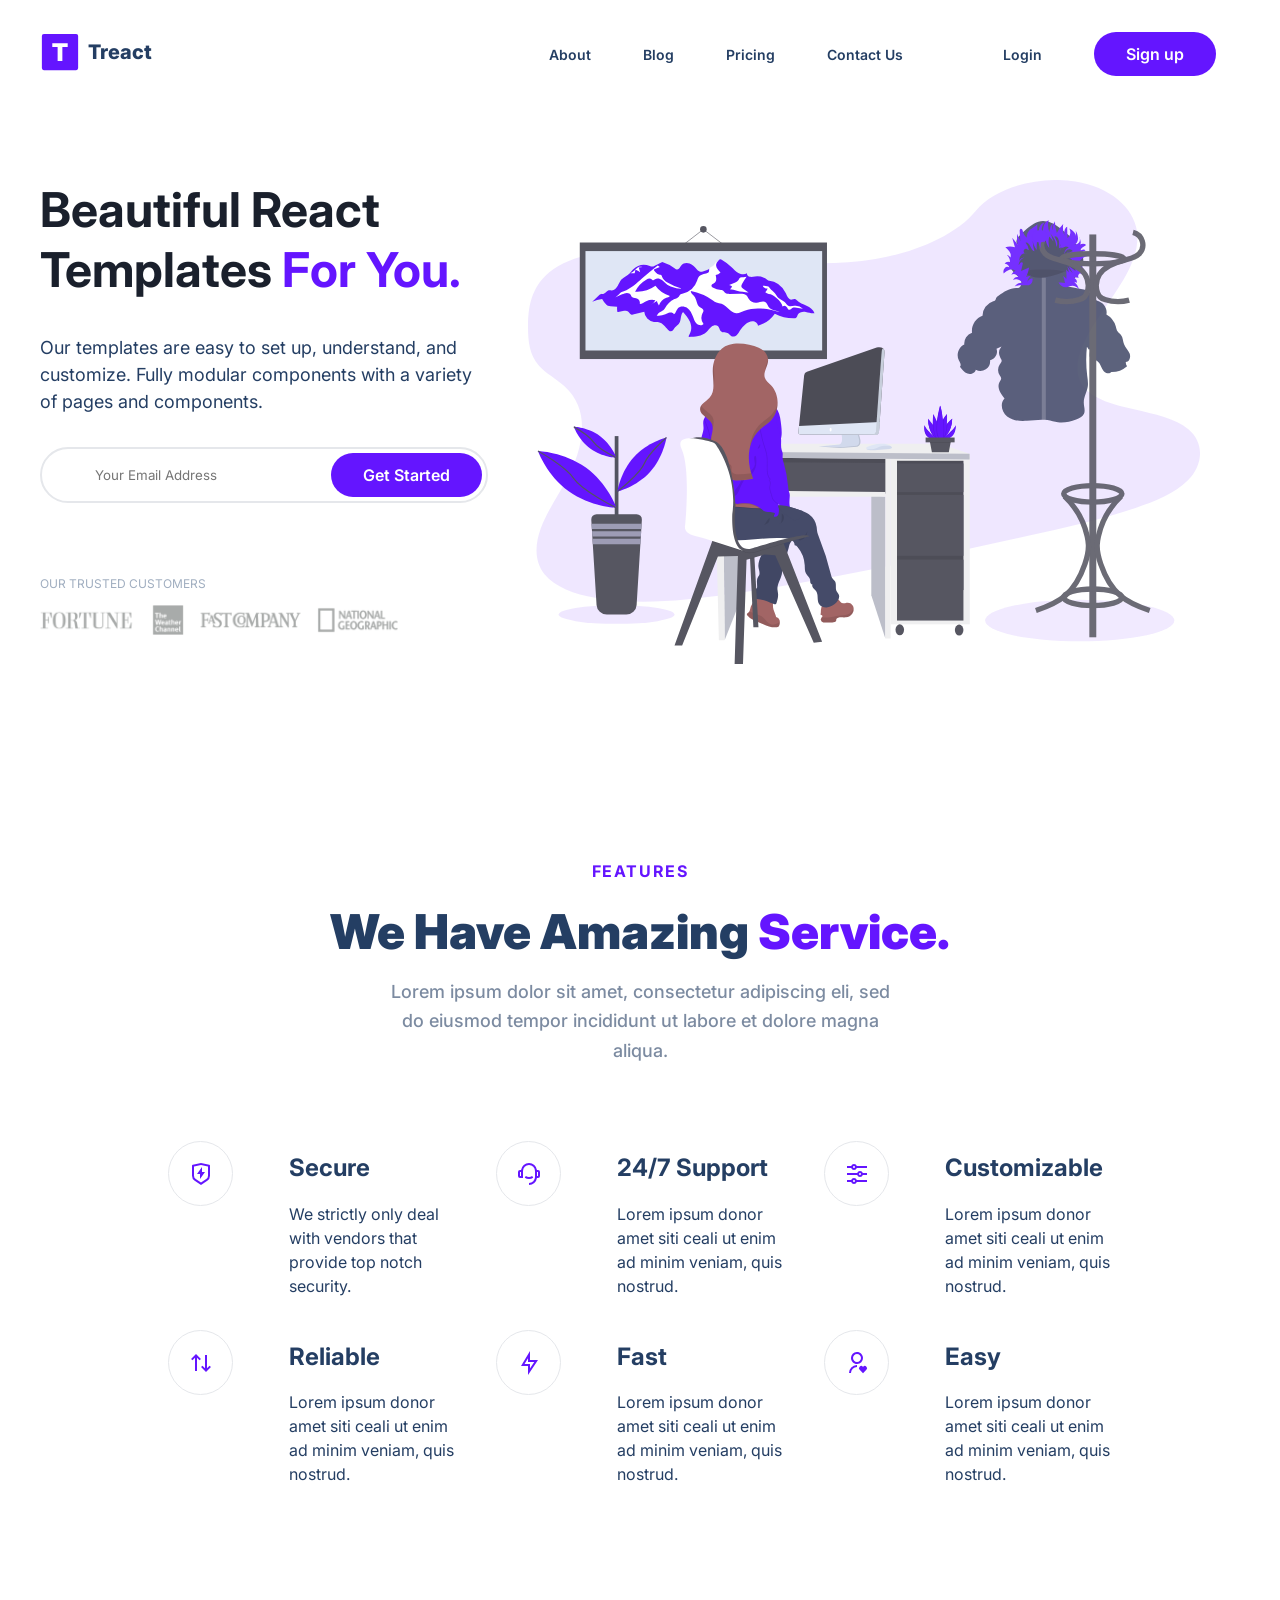
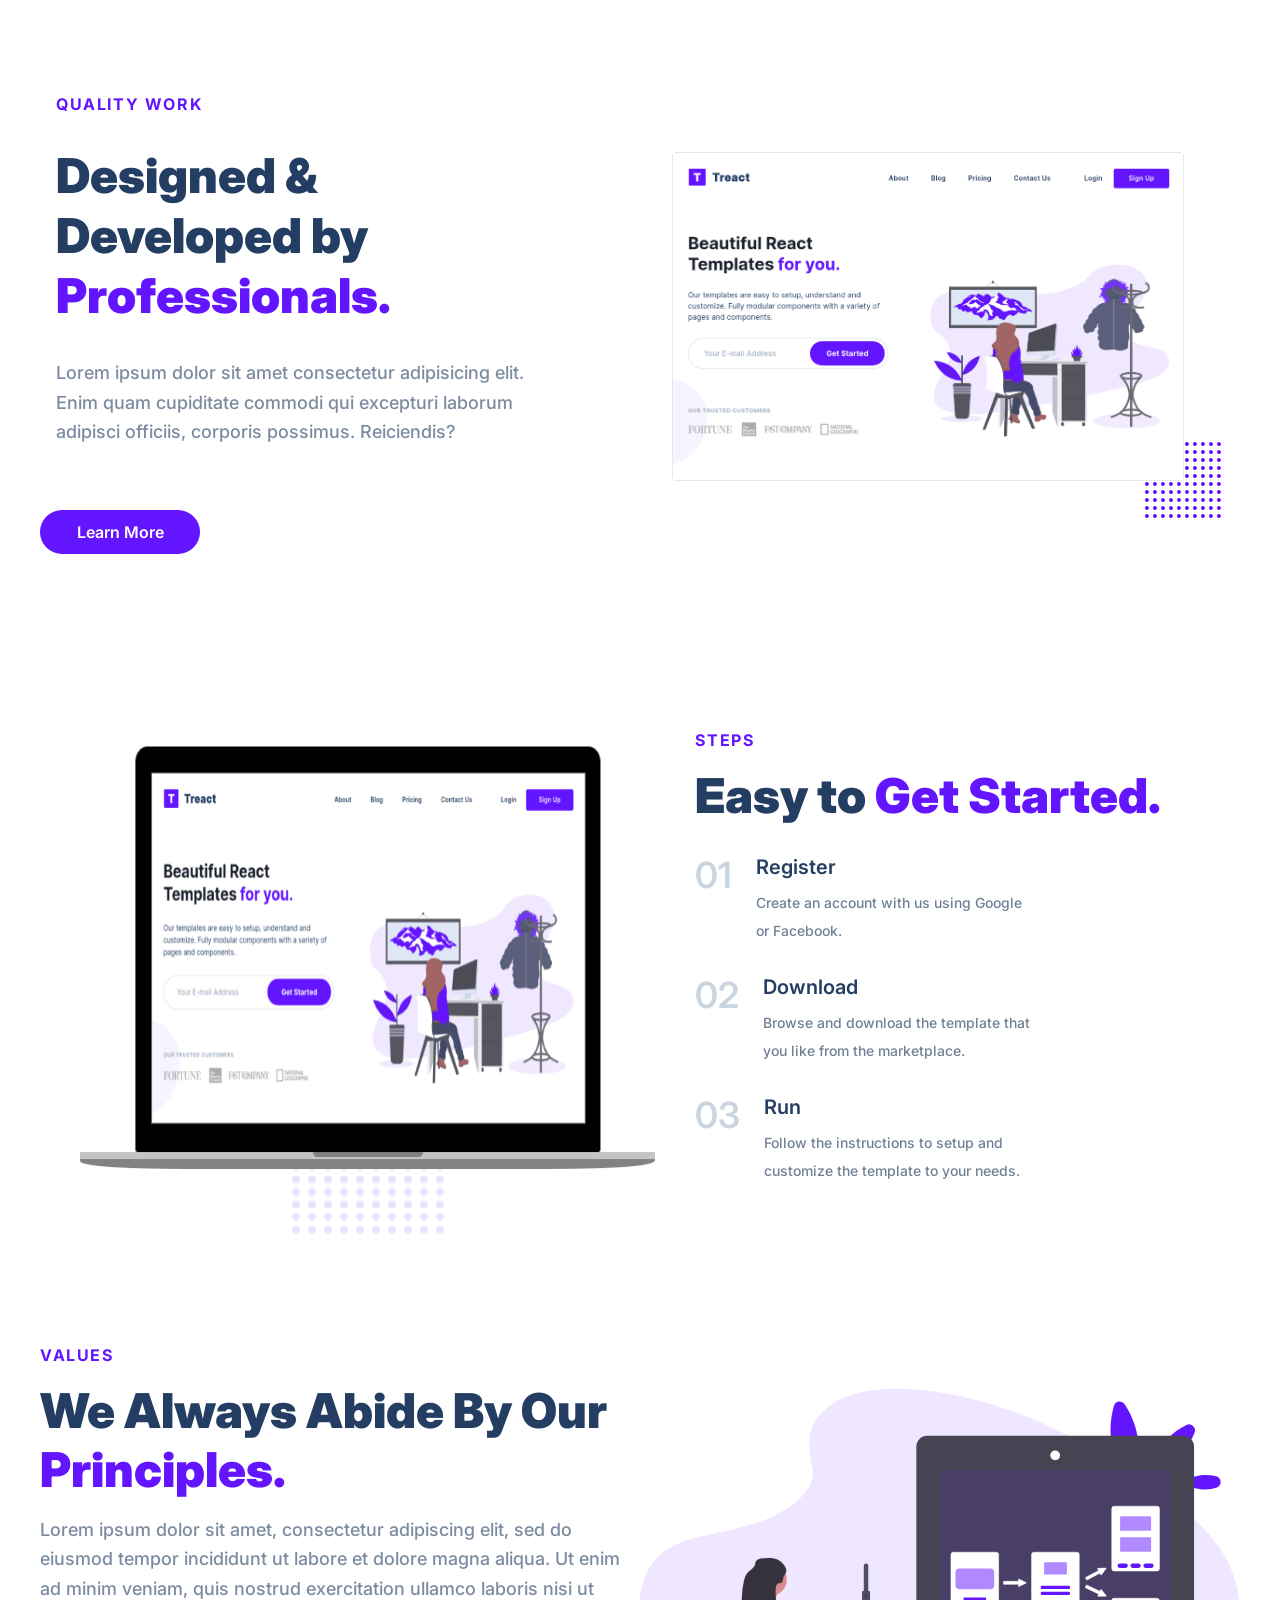
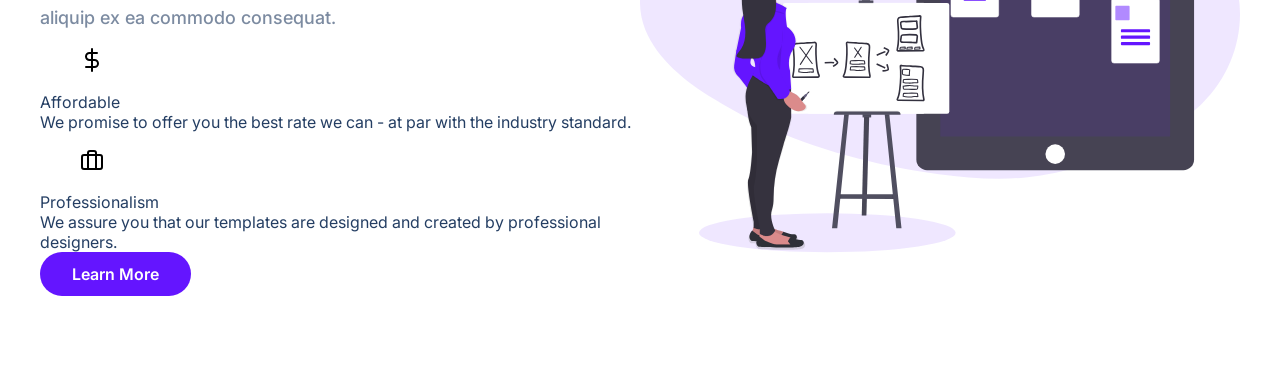
<file: treact template website/index.html>
<!DOCTYPE html>
<html lang="en">
<head>
    <meta charset="UTF-8">
    <meta name="viewport" content="width=device-width, initial-scale=1.0">
    <title>Document</title>
    <link rel="stylesheet" href="styles.css">
    <style>
        @import url('https://fonts.googleapis.com/css2?family=Inter:ital,opsz,wght@0,14..32,100..900;1,14..32,100..900&family=Lato:wght@400;700&family=Roboto:ital,wght@0,100..900;1,100..900&display=swap');
    </style>
</head>
<body>
    <section id="landing">
        <div class="row nav__row">
            <nav>
                <div class="nav__logo--wrapper">
                    <img class="nav__logo--img" src="./assets/logo.2c489fc453a1783cbadacf914efa3df6.svg" alt="LOGO">
                    <div class="nav__logo--title">Treact</div>
                </div>
                <div class="nav__links">
                    <a href="#" class="nav__link">About</a>
                    <a href="#" class="nav__link">Blog</a>
                    <a href="#" class="nav__link">Pricing</a>
                    <a href="#" class="nav__link">Contact Us</a>
                    <a href="#" class="nav__link login">Login</a>
                    <a href="#" class="nav__link nav__link--primary">
                        <button class="btn">Sign up</button>
                    </a>
                </div>
            </nav>
        </div>
        <header>
            <div class="container">
                <div class="row header__row">
                    <div class="header__description">
                        <h1 class="header__description--title section__title">Beautiful React Templates <span class="purple">For You.</span></h1>
                        <p class="header__description--para">Our templates are easy to set up, understand, and customize. Fully modular components with a variety of pages and components.</p>
                        <div class="header__email">
                            <input type="text" class="header__email--input" placeholder="Your Email Address">
                            <button class="btn header__email--btn">
                            Get Started
                            </button>
                        </div>
                        <p class="header__customers--title">OUR TRUSTED CUSTOMERS</p>
                        <img class="header__customers" src="./assets/customers-logo-strip.680ac7c2e8ae28161d2c.png" alt="">
                    </div>
                    <figure class="header__img--wrapper">
                        <img class="header__img" src="./assets/design-illustration-2.6da6a00b20c07c4a9b65d1870679e1b8.svg" alt="">
                    </figure>
                </div>
            </div>
        </header>
    </section>
<main>
    <section id="features">
        <div class="container">
            <div class="row__narrow">
                <div class="features__description">
                    <h4 class="section__tag"><span class="purple">FEATURES</span></h4>
                    <h1 class="features__description--title section__title">We Have Amazing <span class="purple">Service.</span></h1>
                    <p class="features__description--para section__para">
                        Lorem ipsum dolor sit amet, consectetur adipiscing eli, sed do eiusmod tempor incididunt ut labore et dolore magna aliqua.
                    </p>
                </div>
                <div class="features">
                    <div class="feature">
                        <div class="feature__row">
                            <figure class="feature__icon--wrapper">
                                <img class="feature__icon" src="./assets/shield-icon.daefe14b320b14fbd9cbd18908ac93ec.svg" alt="">
                            </figure>
                            <div class="feature__text">
                                <h2 class="feature__title">Secure</h2>
                                <p class="feature__para">We strictly only deal with vendors that provide top notch security.</p>
                            </div>
                        </div>
                    </div>
                    <div class="feature">
                        <div class="feature__row">
                            <figure class="feature__icon--wrapper">
                                <img class="feature__icon" src="./assets/support-icon.f9253ffa8cb6ffde5bbaa05eb5136375.svg" alt="">
                            </figure>
                            <div class="feature__text">
                                <h2 class="feature__title">24/7 Support</h2>
                                <p class="feature__para">Lorem ipsum donor amet siti ceali ut enim ad minim veniam, quis nostrud.</p>
                            </div>
                        </div>
                    </div>
                    <div class="feature">
                        <div class="feature__row">
                            <figure class="feature__icon--wrapper">
                                <img class="feature__icon" src="./assets/customize-icon.367468c90fd796009b97fbfba67b2c6a.svg" alt="">
                            </figure>
                           <div class="feature__text">
                                <h2 class="feature__title">Customizable</h2>
                                <p class="feature__para">Lorem ipsum donor amet siti ceali ut enim ad minim veniam, quis nostrud.</p>
                            </div>
                        </div>
                    </div>
                    <div class="feature">
                        <div class="feature__row">
                            <figure class="feature__icon--wrapper">
                                <img class="feature__icon" src="./assets/reliable-icon.1367510a8f0a1bec76dc425d25f92f43.svg" alt="">
                            </figure>
                            <div class="feature__text">
                                <h2 class="feature__title">Reliable</h2>
                                <p class="feature__para">Lorem ipsum donor amet siti ceali ut enim ad minim veniam, quis nostrud.</p>
                            </div>
                        </div>
                    </div>
                    <div class="feature">
                        <div class="feature__row">
                            <figure class="feature__icon--wrapper">
                                <img class="feature__icon" src="./assets/fast-icon.dbb971a73d4805d2fc3bcdacdb55beba.svg" alt="">
                            </figure>
                            <div class="feature__text">
                                <h2 class="feature__title">Fast</h2>
                                <p class="feature__para">Lorem ipsum donor amet siti ceali ut enim ad minim veniam, quis nostrud.</p>
                            </div>
                        </div>
                    </div>
                    <div class="feature">
                        <div class="feature__row">
                            <figure class="feature__icon--wrapper">
                                <img class="feature__icon" src="./assets/simple-icon.673b7e1750b2a4ef32907fc164828d00.svg" alt="">
                            </figure>
                            <div class="feature__text">
                                <h2 class="feature__title">Easy</h2>
                                <p class="feature__para">Lorem ipsum donor amet siti ceali ut enim ad minim veniam, quis nostrud.</p>
                            </div>
                        </div>
                    </div>
                </div>
            </div>
        </div>
    </section>
    <section id="quality">
        <div class="container">
            <div class="row">
                <div class="quality__description">
                    <div class="quality__tag section__tag"><span class="purple">QUALITY WORK</span></div>
                    <h2 class="quality__description--title section__title">Designed & Developed by <span class="purple">Professionals.</span></h2>
                    <p class="quality__description--para section__para">
                        Lorem ipsum dolor sit amet consectetur adipisicing elit. Enim quam cupiditate commodi qui excepturi laborum adipisci officiis, corporis possimus. Reiciendis?
                    </p>
                    <button class="quality__btn btn">Learn More</button>
                </div>
                <figure class="quality__image--wrapper">
                    <img class="quality__image" src="./assets/hero-screenshot-1.40a097b525c2f8c9808e.png" alt="">
                    <svg class="quality__grid" viewBox="0 0 1280 1280">
                        <path d="M55 33.5C44.5 37 35 47.6 32.8 58.3c-4.3 20.6 16.3 41.2 36.9 36.9 15.5-3.2 27.5-19 26-33.9-1.1-10.5-9-21.3-19-26.2-6.1-2.9-15.5-3.6-21.7-1.6zM183 33.5c-15.1 5-25.3 21.6-22.2 36.2 2.5 11.9 13.6 23 25.4 25.5 19.4 4.1 39.5-14.2 37.5-33.9-1.1-10.5-9-21.3-19-26.2-6.1-2.9-15.5-3.6-21.7-1.6zM311 33.5c-10.5 3.5-20 14.1-22.2 24.8-4.3 20.6 16.3 41.2 36.9 36.9 15.5-3.2 27.5-19 26-33.9-1.1-10.5-9-21.3-19-26.2-6.1-2.9-15.5-3.6-21.7-1.6zM439 33.5c-10.5 3.5-20 14.1-22.2 24.8-4.3 20.6 16.3 41.2 36.9 36.9 15.5-3.2 27.5-19 26-33.9-1.1-10.5-9-21.3-19-26.2-6.1-2.9-15.5-3.6-21.7-1.6zM567 33.5c-10.5 3.5-20 14.1-22.2 24.8-4.3 20.6 16.3 41.2 36.9 36.9 15.5-3.2 27.5-19 26-33.9-1.1-10.5-9-21.3-19-26.2-6.1-2.9-15.5-3.6-21.7-1.6zM695 33.5c-10.5 3.5-20 14.1-22.2 24.8-4.3 20.6 16.3 41.2 36.9 36.9 15.5-3.2 27.5-19 26-33.9-1.1-10.5-9-21.3-19-26.2-6.1-2.9-15.5-3.6-21.7-1.6zM823 33.5c-10.5 3.5-20 14.1-22.2 24.8-4.3 20.6 16.3 41.2 36.9 36.9 15.5-3.2 27.5-19 26-33.9-1.1-10.5-9-21.3-19-26.2-6.1-2.9-15.5-3.6-21.7-1.6zM951 33.5c-10.5 3.5-20 14.1-22.2 24.8-4.3 20.6 16.3 41.2 36.9 36.9 15.5-3.2 27.5-19 26-33.9-1.1-10.5-9-21.3-19-26.2-6.1-2.9-15.5-3.6-21.7-1.6zM1079 33.5c-10.5 3.5-20 14.1-22.2 24.8-2.5 11.7 3.2 24.4 14.2 31.9 10.7 7.4 22.9 7.5 33.7.3 17.7-11.8 20.1-33.8 5.3-48.5-8.5-8.6-20.7-11.9-31-8.5zM1207 33.5c-10.5 3.5-20 14.1-22.2 24.8-2.5 11.7 3.2 24.4 14.2 31.9 10.7 7.4 22.9 7.5 33.7.3 17.7-11.8 20.1-33.8 5.3-48.5-8.5-8.6-20.7-11.9-31-8.5zM55 161.5c-10.5 3.5-20 14.1-22.2 24.8-4.3 20.6 16.3 41.2 36.9 36.9 15.5-3.2 27.5-19 26-33.9-1.1-10.5-9-21.3-19-26.2-6.1-2.9-15.5-3.6-21.7-1.6zM183 161.5c-15.1 5-25.3 21.6-22.2 36.2 2.5 11.9 13.6 23 25.4 25.5 19.4 4.1 39.5-14.2 37.5-33.9-1.1-10.5-9-21.3-19-26.2-6.1-2.9-15.5-3.6-21.7-1.6zM311 161.5c-10.5 3.5-20 14.1-22.2 24.8-4.3 20.6 16.3 41.2 36.9 36.9 15.5-3.2 27.5-19 26-33.9-1.1-10.5-9-21.3-19-26.2-6.1-2.9-15.5-3.6-21.7-1.6zM439 161.5c-10.5 3.5-20 14.1-22.2 24.8-4.3 20.6 16.3 41.2 36.9 36.9 15.5-3.2 27.5-19 26-33.9-1.1-10.5-9-21.3-19-26.2-6.1-2.9-15.5-3.6-21.7-1.6zM567 161.5c-10.5 3.5-20 14.1-22.2 24.8-4.3 20.6 16.3 41.2 36.9 36.9 15.5-3.2 27.5-19 26-33.9-1.1-10.5-9-21.3-19-26.2-6.1-2.9-15.5-3.6-21.7-1.6zM695 161.5c-10.5 3.5-20 14.1-22.2 24.8-4.3 20.6 16.3 41.2 36.9 36.9 15.5-3.2 27.5-19 26-33.9-1.1-10.5-9-21.3-19-26.2-6.1-2.9-15.5-3.6-21.7-1.6zM823 161.5c-10.5 3.5-20 14.1-22.2 24.8-4.3 20.6 16.3 41.2 36.9 36.9 15.5-3.2 27.5-19 26-33.9-1.1-10.5-9-21.3-19-26.2-6.1-2.9-15.5-3.6-21.7-1.6zM951 161.5c-10.5 3.5-20 14.1-22.2 24.8-4.3 20.6 16.3 41.2 36.9 36.9 15.5-3.2 27.5-19 26-33.9-1.1-10.5-9-21.3-19-26.2-6.1-2.9-15.5-3.6-21.7-1.6zM1079 161.5c-10.5 3.5-20 14.1-22.2 24.8-2.5 11.7 3.2 24.4 14.2 31.9 10.7 7.4 22.9 7.5 33.7.3 17.7-11.8 20.1-33.8 5.3-48.5-8.5-8.6-20.7-11.9-31-8.5zM1207 161.5c-10.5 3.5-20 14.1-22.2 24.8-2.5 11.7 3.2 24.4 14.2 31.9 10.7 7.4 22.9 7.5 33.7.3 17.7-11.8 20.1-33.8 5.3-48.5-8.5-8.6-20.7-11.9-31-8.5zM55 289.5c-10.5 3.5-20 14.1-22.2 24.8-4.3 20.6 16.3 41.2 36.9 36.9 15.5-3.2 27.5-19 26-33.9-1.1-10.5-9-21.3-19-26.2-6.1-2.9-15.5-3.6-21.7-1.6zM183 289.5c-10.5 3.5-20 14.1-22.2 24.8-4.3 20.6 16.3 41.2 36.9 36.9 15.5-3.2 27.5-19 26-33.9-1.1-10.5-9-21.3-19-26.2-6.1-2.9-15.5-3.6-21.7-1.6zM311 289.5c-10.5 3.5-20 14.1-22.2 24.8-4.3 20.6 16.3 41.2 36.9 36.9 15.5-3.2 27.5-19 26-33.9-1.1-10.5-9-21.3-19-26.2-6.1-2.9-15.5-3.6-21.7-1.6zM439 289.5c-10.5 3.5-20 14.1-22.2 24.8-4.3 20.6 16.3 41.2 36.9 36.9 15.5-3.2 27.5-19 26-33.9-1.1-10.5-9-21.3-19-26.2-6.1-2.9-15.5-3.6-21.7-1.6zM567 289.5c-10.5 3.5-20 14.1-22.2 24.8-4.3 20.6 16.3 41.2 36.9 36.9 15.5-3.2 27.5-19 26-33.9-1.1-10.5-9-21.3-19-26.2-6.1-2.9-15.5-3.6-21.7-1.6zM695 289.5c-10.5 3.5-20 14.1-22.2 24.8-4.3 20.6 16.3 41.2 36.9 36.9 15.5-3.2 27.5-19 26-33.9-1.1-10.5-9-21.3-19-26.2-6.1-2.9-15.5-3.6-21.7-1.6zM823 289.5c-10.5 3.5-20 14.1-22.2 24.8-4.3 20.6 16.3 41.2 36.9 36.9 15.5-3.2 27.5-19 26-33.9-1.1-10.5-9-21.3-19-26.2-6.1-2.9-15.5-3.6-21.7-1.6zM951 289.5c-10.5 3.5-20 14.1-22.2 24.8-4.3 20.6 16.3 41.2 36.9 36.9 15.5-3.2 27.5-19 26-33.9-1.1-10.5-9-21.3-19-26.2-6.1-2.9-15.5-3.6-21.7-1.6zM1079 289.5c-10.5 3.5-20 14.1-22.2 24.8-4.3 20.6 16.3 41.2 36.9 36.9 15.5-3.2 27.5-19 26-33.9-1.1-10.5-9-21.3-19-26.2-6.1-2.9-15.5-3.6-21.7-1.6zM1207 289.5c-10.5 3.5-20 14.1-22.2 24.8-4.3 20.6 16.3 41.2 36.9 36.9 15.5-3.2 27.5-19 26-33.9-1.1-10.5-9-21.3-19-26.2-6.1-2.9-15.5-3.6-21.7-1.6zM55 417.5c-10.5 3.5-20 14.1-22.2 24.8-4.3 20.6 16.3 41.2 36.9 36.9 15.5-3.2 27.5-19 26-33.9-1.1-10.5-9-21.3-19-26.2-6.1-2.9-15.5-3.6-21.7-1.6zM183 417.5c-10.5 3.5-20 14.1-22.2 24.8-4.3 20.6 16.3 41.2 36.9 36.9 15.5-3.2 27.5-19 26-33.9-1.1-10.5-9-21.3-19-26.2-6.1-2.9-15.5-3.6-21.7-1.6zM311 417.5c-10.5 3.5-20 14.1-22.2 24.8-4.3 20.6 16.3 41.2 36.9 36.9 15.5-3.2 27.5-19 26-33.9-1.1-10.5-9-21.3-19-26.2-6.1-2.9-15.5-3.6-21.7-1.6zM439 417.5c-10.5 3.5-20 14.1-22.2 24.8-4.3 20.6 16.3 41.2 36.9 36.9 15.5-3.2 27.5-19 26-33.9-1.1-10.5-9-21.3-19-26.2-6.1-2.9-15.5-3.6-21.7-1.6zM567 417.5c-10.5 3.5-20 14.1-22.2 24.8-4.3 20.6 16.3 41.2 36.9 36.9 15.5-3.2 27.5-19 26-33.9-1.1-10.5-9-21.3-19-26.2-6.1-2.9-15.5-3.6-21.7-1.6zM695 417.5c-10.5 3.5-20 14.1-22.2 24.8-4.3 20.6 16.3 41.2 36.9 36.9 15.5-3.2 27.5-19 26-33.9-1.1-10.5-9-21.3-19-26.2-6.1-2.9-15.5-3.6-21.7-1.6zM823 417.5c-10.5 3.5-20 14.1-22.2 24.8-4.3 20.6 16.3 41.2 36.9 36.9 15.5-3.2 27.5-19 26-33.9-1.1-10.5-9-21.3-19-26.2-6.1-2.9-15.5-3.6-21.7-1.6zM951 417.5c-10.5 3.5-20 14.1-22.2 24.8-4.3 20.6 16.3 41.2 36.9 36.9 15.5-3.2 27.5-19 26-33.9-1.1-10.5-9-21.3-19-26.2-6.1-2.9-15.5-3.6-21.7-1.6zM1079 417.5c-10.5 3.5-20 14.1-22.2 24.8-4.3 20.6 16.3 41.2 36.9 36.9 15.5-3.2 27.5-19 26-33.9-1.1-10.5-9-21.3-19-26.2-6.1-2.9-15.5-3.6-21.7-1.6zM1207 417.5c-10.5 3.5-20 14.1-22.2 24.8-4.3 20.6 16.3 41.2 36.9 36.9 15.5-3.2 27.5-19 26-33.9-1.1-10.5-9-21.3-19-26.2-6.1-2.9-15.5-3.6-21.7-1.6zM55 545.5c-10.5 3.5-20 14.1-22.2 24.8-4.3 20.6 16.3 41.2 36.9 36.9 15.5-3.2 27.5-19 26-33.9-1.1-10.5-9-21.3-19-26.2-6.1-2.9-15.5-3.6-21.7-1.6zM183 545.5c-10.5 3.5-20 14.1-22.2 24.8-4.3 20.6 16.3 41.2 36.9 36.9 15.5-3.2 27.5-19 26-33.9-1.1-10.5-9-21.3-19-26.2-6.1-2.9-15.5-3.6-21.7-1.6zM311 545.5c-10.5 3.5-20 14.1-22.2 24.8-4.3 20.6 16.3 41.2 36.9 36.9 15.5-3.2 27.5-19 26-33.9-1.1-10.5-9-21.3-19-26.2-6.1-2.9-15.5-3.6-21.7-1.6zM439 545.5c-10.5 3.5-20 14.1-22.2 24.8-4.3 20.6 16.3 41.2 36.9 36.9 15.5-3.2 27.5-19 26-33.9-1.1-10.5-9-21.3-19-26.2-6.1-2.9-15.5-3.6-21.7-1.6zM567 545.5c-10.5 3.5-20 14.1-22.2 24.8-4.3 20.6 16.3 41.2 36.9 36.9 15.5-3.2 27.5-19 26-33.9-1.1-10.5-9-21.3-19-26.2-6.1-2.9-15.5-3.6-21.7-1.6zM695 545.5c-10.5 3.5-20 14.1-22.2 24.8-4.3 20.6 16.3 41.2 36.9 36.9 15.5-3.2 27.5-19 26-33.9-1.1-10.5-9-21.3-19-26.2-6.1-2.9-15.5-3.6-21.7-1.6zM823 545.5c-10.5 3.5-20 14.1-22.2 24.8-4.3 20.6 16.3 41.2 36.9 36.9 15.5-3.2 27.5-19 26-33.9-1.1-10.5-9-21.3-19-26.2-6.1-2.9-15.5-3.6-21.7-1.6zM951 545.5c-10.5 3.5-20 14.1-22.2 24.8-4.3 20.6 16.3 41.2 36.9 36.9 15.5-3.2 27.5-19 26-33.9-1.1-10.5-9-21.3-19-26.2-6.1-2.9-15.5-3.6-21.7-1.6zM1079 545.5c-10.5 3.5-20 14.1-22.2 24.8-4.3 20.6 16.3 41.2 36.9 36.9 15.5-3.2 27.5-19 26-33.9-1.1-10.5-9-21.3-19-26.2-6.1-2.9-15.5-3.6-21.7-1.6zM1207 545.5c-10.5 3.5-20 14.1-22.2 24.8-4.3 20.6 16.3 41.2 36.9 36.9 15.5-3.2 27.5-19 26-33.9-1.1-10.5-9-21.3-19-26.2-6.1-2.9-15.5-3.6-21.7-1.6zM55 673.5c-10.5 3.5-20 14.1-22.2 24.8-4.3 20.6 16.3 41.2 36.9 36.9 15.5-3.2 27.5-19 26-33.9-1.1-10.5-9-21.3-19-26.2-6.1-2.9-15.5-3.6-21.7-1.6zM183 673.5c-10.5 3.5-20 14.1-22.2 24.8-4.3 20.6 16.3 41.2 36.9 36.9 15.5-3.2 27.5-19 26-33.9-1.1-10.5-9-21.3-19-26.2-6.1-2.9-15.5-3.6-21.7-1.6zM311 673.5c-10.5 3.5-20 14.1-22.2 24.8-4.3 20.6 16.3 41.2 36.9 36.9 15.5-3.2 27.5-19 26-33.9-1.1-10.5-9-21.3-19-26.2-6.1-2.9-15.5-3.6-21.7-1.6zM439 673.5c-10.5 3.5-20 14.1-22.2 24.8-4.3 20.6 16.3 41.2 36.9 36.9 15.5-3.2 27.5-19 26-33.9-1.1-10.5-9-21.3-19-26.2-6.1-2.9-15.5-3.6-21.7-1.6zM567 673.5c-10.5 3.5-20 14.1-22.2 24.8-4.3 20.6 16.3 41.2 36.9 36.9 15.5-3.2 27.5-19 26-33.9-1.1-10.5-9-21.3-19-26.2-6.1-2.9-15.5-3.6-21.7-1.6zM695 673.5c-10.5 3.5-20 14.1-22.2 24.8-4.3 20.6 16.3 41.2 36.9 36.9 15.5-3.2 27.5-19 26-33.9-1.1-10.5-9-21.3-19-26.2-6.1-2.9-15.5-3.6-21.7-1.6zM823 673.5c-10.5 3.5-20 14.1-22.2 24.8-4.3 20.6 16.3 41.2 36.9 36.9 15.5-3.2 27.5-19 26-33.9-1.1-10.5-9-21.3-19-26.2-6.1-2.9-15.5-3.6-21.7-1.6zM951 673.5c-10.5 3.5-20 14.1-22.2 24.8-4.3 20.6 16.3 41.2 36.9 36.9 15.5-3.2 27.5-19 26-33.9-1.1-10.5-9-21.3-19-26.2-6.1-2.9-15.5-3.6-21.7-1.6zM1079 673.5c-10.5 3.5-20 14.1-22.2 24.8-4.3 20.6 16.3 41.2 36.9 36.9 15.5-3.2 27.5-19 26-33.9-1.1-10.5-9-21.3-19-26.2-6.1-2.9-15.5-3.6-21.7-1.6zM1207 673.5c-10.5 3.5-20 14.1-22.2 24.8-4.3 20.6 16.3 41.2 36.9 36.9 15.5-3.2 27.5-19 26-33.9-1.1-10.5-9-21.3-19-26.2-6.1-2.9-15.5-3.6-21.7-1.6zM55 801.5c-10.5 3.5-20 14.1-22.2 24.8-4.3 20.6 16.3 41.2 36.9 36.9 15.5-3.2 27.5-19 26-33.9-1.1-10.5-9-21.3-19-26.2-6.1-2.9-15.5-3.6-21.7-1.6zM183 801.5c-10.5 3.5-20 14.1-22.2 24.8-4.3 20.6 16.3 41.2 36.9 36.9 15.5-3.2 27.5-19 26-33.9-1.1-10.5-9-21.3-19-26.2-6.1-2.9-15.5-3.6-21.7-1.6zM311 801.5c-10.5 3.5-20 14.1-22.2 24.8-2.5 11.7 3.2 24.4 14.2 31.9 10.7 7.4 22.9 7.5 33.7.3 17.7-11.8 20.1-33.8 5.3-48.5-8.5-8.6-20.7-11.9-31-8.5zM439 801.5c-10.5 3.5-20 14.1-22.2 24.8-2.5 11.7 3.2 24.4 14.2 31.9 10.7 7.4 22.9 7.5 33.7.3 17.7-11.8 20.1-33.8 5.3-48.5-8.5-8.6-20.7-11.9-31-8.5zM567 801.5c-15.1 5-25.3 21.6-22.2 36.2 2.5 11.9 13.6 23 25.5 25.5 19.3 4.1 39.4-14.2 37.4-33.9-1.1-10.5-9-21.3-19-26.2-6.1-2.9-15.5-3.6-21.7-1.6zM695 801.5c-15.1 5-25.3 21.6-22.2 36.2 2.5 11.9 13.6 23 25.5 25.5 19.3 4.1 39.4-14.2 37.4-33.9-1.1-10.5-9-21.3-19-26.2-6.1-2.9-15.5-3.6-21.7-1.6zM823 801.5c-15.1 5-25.3 21.6-22.2 36.2 2.5 11.9 13.6 23 25.5 25.5 19.3 4.1 39.4-14.2 37.4-33.9-1.1-10.5-9-21.3-19-26.2-6.1-2.9-15.5-3.6-21.7-1.6zM951 801.5c-15.1 5-25.3 21.6-22.2 36.2 2.5 11.9 13.6 23 25.5 25.5 19.3 4.1 39.4-14.2 37.4-33.9-1.1-10.5-9-21.3-19-26.2-6.1-2.9-15.5-3.6-21.7-1.6zM1079 801.5c-10.5 3.5-20 14.1-22.2 24.8-4.3 20.6 16.3 41.2 36.9 36.9 15.5-3.2 27.5-19 26-33.9-1.1-10.5-9-21.3-19-26.2-6.1-2.9-15.5-3.6-21.7-1.6zM1207 801.5c-10.5 3.5-20 14.1-22.2 24.8-4.3 20.6 16.3 41.2 36.9 36.9 15.5-3.2 27.5-19 26-33.9-1.1-10.5-9-21.3-19-26.2-6.1-2.9-15.5-3.6-21.7-1.6zM55 929.5c-10.5 3.5-20 14.1-22.2 24.8-4.3 20.6 16.3 41.2 36.9 36.9 15.5-3.2 27.5-19 26-33.9-1.1-10.5-9-21.3-19-26.2-6.1-2.9-15.5-3.6-21.7-1.6zM183 929.5c-10.5 3.5-20 14.1-22.2 24.8-4.3 20.6 16.3 41.2 36.9 36.9 15.5-3.2 27.5-19 26-33.9-1.1-10.5-9-21.3-19-26.2-6.1-2.9-15.5-3.6-21.7-1.6zM311 929.5c-10.5 3.5-20 14.1-22.2 24.8-2.5 11.7 3.2 24.4 14.2 31.9 10.7 7.4 22.9 7.5 33.7.3 17.7-11.8 20.1-33.8 5.3-48.5-8.5-8.6-20.7-11.9-31-8.5zM439 929.5c-10.5 3.5-20 14.1-22.2 24.8-2.5 11.7 3.2 24.4 14.2 31.9 10.7 7.4 22.9 7.5 33.7.3 17.7-11.8 20.1-33.8 5.3-48.5-8.5-8.6-20.7-11.9-31-8.5zM567 929.5c-15.1 5-25.3 21.6-22.2 36.2 2.5 11.9 13.6 23 25.5 25.5 19.3 4.1 39.4-14.2 37.4-33.9-1.1-10.5-9-21.3-19-26.2-6.1-2.9-15.5-3.6-21.7-1.6zM695 929.5c-15.1 5-25.3 21.6-22.2 36.2 2.5 11.9 13.6 23 25.5 25.5 19.3 4.1 39.4-14.2 37.4-33.9-1.1-10.5-9-21.3-19-26.2-6.1-2.9-15.5-3.6-21.7-1.6zM823 929.5c-15.1 5-25.3 21.6-22.2 36.2 2.5 11.9 13.6 23 25.5 25.5 19.3 4.1 39.4-14.2 37.4-33.9-1.1-10.5-9-21.3-19-26.2-6.1-2.9-15.5-3.6-21.7-1.6zM951 929.5c-15.1 5-25.3 21.6-22.2 36.2 2.5 11.9 13.6 23 25.5 25.5 19.3 4.1 39.4-14.2 37.4-33.9-1.1-10.5-9-21.3-19-26.2-6.1-2.9-15.5-3.6-21.7-1.6zM1079 929.5c-10.5 3.5-20 14.1-22.2 24.8-4.3 20.6 16.3 41.2 36.9 36.9 15.5-3.2 27.5-19 26-33.9-1.1-10.5-9-21.3-19-26.2-6.1-2.9-15.5-3.6-21.7-1.6zM1207 929.5c-10.5 3.5-20 14.1-22.2 24.8-4.3 20.6 16.3 41.2 36.9 36.9 15.5-3.2 27.5-19 26-33.9-1.1-10.5-9-21.3-19-26.2-6.1-2.9-15.5-3.6-21.7-1.6zM55 1057.5c-10.5 3.5-20 14.1-22.2 24.8-4.3 20.6 16.3 41.2 36.9 36.9 15.5-3.2 27.5-19 26-33.9-1.1-10.5-9-21.3-19-26.2-6.1-2.9-15.5-3.6-21.7-1.6zM183 1057.5c-10.5 3.5-20 14.1-22.2 24.8-4.3 20.6 16.3 41.2 36.9 36.9 15.5-3.2 27.5-19 26-33.9-1.1-10.5-9-21.3-19-26.2-6.1-2.9-15.5-3.6-21.7-1.6zM311 1057.5c-10.5 3.5-20 14.1-22.2 24.8-2.5 11.7 3.2 24.4 14.2 31.9 10.7 7.4 22.9 7.5 33.7.3 17.7-11.8 20.1-33.8 5.3-48.5-8.5-8.6-20.7-11.9-31-8.5zM439 1057.5c-10.5 3.5-20 14.1-22.2 24.8-2.5 11.7 3.2 24.4 14.2 31.9 10.7 7.4 22.9 7.5 33.7.3 17.7-11.8 20.1-33.8 5.3-48.5-8.5-8.6-20.7-11.9-31-8.5zM567 1057.5c-10.5 3.5-20 14.1-22.2 24.8-4.3 20.6 16.3 41.2 36.9 36.9 15.5-3.2 27.5-19 26-33.9-1.1-10.5-9-21.3-19-26.2-6.1-2.9-15.5-3.6-21.7-1.6zM695 1057.5c-10.5 3.5-20 14.1-22.2 24.8-4.3 20.6 16.3 41.2 36.9 36.9 15.5-3.2 27.5-19 26-33.9-1.1-10.5-9-21.3-19-26.2-6.1-2.9-15.5-3.6-21.7-1.6zM823 1057.5c-10.5 3.5-20 14.1-22.2 24.8-4.3 20.6 16.3 41.2 36.9 36.9 15.5-3.2 27.5-19 26-33.9-1.1-10.5-9-21.3-19-26.2-6.1-2.9-15.5-3.6-21.7-1.6zM951 1057.5c-10.5 3.5-20 14.1-22.2 24.8-4.3 20.6 16.3 41.2 36.9 36.9 15.5-3.2 27.5-19 26-33.9-1.1-10.5-9-21.3-19-26.2-6.1-2.9-15.5-3.6-21.7-1.6zM1079 1057.5c-10.5 3.5-20 14.1-22.2 24.8-4.3 20.6 16.3 41.2 36.9 36.9 15.5-3.2 27.5-19 26-33.9-1.1-10.5-9-21.3-19-26.2-6.1-2.9-15.5-3.6-21.7-1.6zM1207 1057.5c-10.5 3.5-20 14.1-22.2 24.8-4.3 20.6 16.3 41.2 36.9 36.9 15.5-3.2 27.5-19 26-33.9-1.1-10.5-9-21.3-19-26.2-6.1-2.9-15.5-3.6-21.7-1.6zM55 1185.5c-10.5 3.5-20 14.1-22.2 24.8-4.3 20.6 16.3 41.2 36.9 36.9 15.5-3.2 27.5-19 26-33.9-1.1-10.5-9-21.3-19-26.2-6.1-2.9-15.5-3.6-21.7-1.6zM183 1185.5c-10.5 3.5-20 14.1-22.2 24.8-4.3 20.6 16.3 41.2 36.9 36.9 15.5-3.2 27.5-19 26-33.9-1.1-10.5-9-21.3-19-26.2-6.1-2.9-15.5-3.6-21.7-1.6zM311 1185.5c-10.5 3.5-20 14.1-22.2 24.8-4.3 20.6 16.3 41.2 36.9 36.9 15.5-3.2 27.5-19 26-33.9-1.1-10.5-9-21.3-19-26.2-6.1-2.9-15.5-3.6-21.7-1.6zM439 1185.5c-10.5 3.5-20 14.1-22.2 24.8-4.3 20.6 16.3 41.2 36.9 36.9 15.5-3.2 27.5-19 26-33.9-1.1-10.5-9-21.3-19-26.2-6.1-2.9-15.5-3.6-21.7-1.6zM567 1185.5c-10.5 3.5-20 14.1-22.2 24.8-4.3 20.6 16.3 41.2 36.9 36.9 15.5-3.2 27.5-19 26-33.9-1.1-10.5-9-21.3-19-26.2-6.1-2.9-15.5-3.6-21.7-1.6zM695 1185.5c-10.5 3.5-20 14.1-22.2 24.8-4.3 20.6 16.3 41.2 36.9 36.9 15.5-3.2 27.5-19 26-33.9-1.1-10.5-9-21.3-19-26.2-6.1-2.9-15.5-3.6-21.7-1.6zM823 1185.5c-10.5 3.5-20 14.1-22.2 24.8-4.3 20.6 16.3 41.2 36.9 36.9 15.5-3.2 27.5-19 26-33.9-1.1-10.5-9-21.3-19-26.2-6.1-2.9-15.5-3.6-21.7-1.6zM951 1185.5c-10.5 3.5-20 14.1-22.2 24.8-4.3 20.6 16.3 41.2 36.9 36.9 15.5-3.2 27.5-19 26-33.9-1.1-10.5-9-21.3-19-26.2-6.1-2.9-15.5-3.6-21.7-1.6zM1079 1185.5c-10.5 3.5-20 14.1-22.2 24.8-4.3 20.6 16.3 41.2 36.9 36.9 15.5-3.2 27.5-19 26-33.9-1.1-10.5-9-21.3-19-26.2-6.1-2.9-15.5-3.6-21.7-1.6zM1207 1185.5c-10.5 3.5-20 14.1-22.2 24.8-4.3 20.6 16.3 41.2 36.9 36.9 15.5-3.2 27.5-19 26-33.9-1.1-10.5-9-21.3-19-26.2-6.1-2.9-15.5-3.6-21.7-1.6z"></path>
                    </svg>
                </figure>
            </div>
        </div>
    </section>
    <section id="steps">
        <div class="container">
            <div class="row">
                <figure class="steps__img--container">
                    <img class="steps__img" src="./assets/hero-screenshot-2.241aac1fbc66db29d873.png" alt="">
                    <svg viewBox="0 0 1280 1280" class="steps__grid" xmlns="http://www.w3.org/2000/svg">
                        <defs>
                        <path id="line-of-balls" d="M55 33.5C44.5 37 35 47.6 32.8 58.3c-4.3 20.6 16.3 41.2 36.9 36.9 15.5-3.2 27.5-19 26-33.9-1.1-10.5-9-21.3-19-26.2-6.1-2.9-15.5-3.6-21.7-1.6zM183 33.5c-15.1 5-25.3 21.6-22.2 36.2 2.5 11.9 13.6 23 25.4 25.5 19.4 4.1 39.5-14.2 37.5-33.9-1.1-10.5-9-21.3-19-26.2-6.1-2.9-15.5-3.6-21.7-1.6zM311 33.5c-10.5 3.5-20 14.1-22.2 24.8-4.3 20.6 16.3 41.2 36.9 36.9 15.5-3.2 27.5-19 26-33.9-1.1-10.5-9-21.3-19-26.2-6.1-2.9-15.5-3.6-21.7-1.6zM439 33.5c-10.5 3.5-20 14.1-22.2 24.8-4.3 20.6 16.3 41.2 36.9 36.9 15.5-3.2 27.5-19 26-33.9-1.1-10.5-9-21.3-19-26.2-6.1-2.9-15.5-3.6-21.7-1.6zM567 33.5c-10.5 3.5-20 14.1-22.2 24.8-4.3 20.6 16.3 41.2 36.9 36.9 15.5-3.2 27.5-19 26-33.9-1.1-10.5-9-21.3-19-26.2-6.1-2.9-15.5-3.6-21.7-1.6zM695 33.5c-10.5 3.5-20 14.1-22.2 24.8-4.3 20.6 16.3 41.2 36.9 36.9 15.5-3.2 27.5-19 26-33.9-1.1-10.5-9-21.3-19-26.2-6.1-2.9-15.5-3.6-21.7-1.6zM823 33.5c-10.5 3.5-20 14.1-22.2 24.8-4.3 20.6 16.3 41.2 36.9 36.9 15.5-3.2 27.5-19 26-33.9-1.1-10.5-9-21.3-19-26.2-6.1-2.9-15.5-3.6-21.7-1.6zM951 33.5c-10.5 3.5-20 14.1-22.2 24.8-4.3 20.6 16.3 41.2 36.9 36.9 15.5-3.2 27.5-19 26-33.9-1.1-10.5-9-21.3-19-26.2-6.1-2.9-15.5-3.6-21.7-1.6zM1079 33.5c-10.5 3.5-20 14.1-22.2 24.8-2.5 11.7 3.2 24.4 14.2 31.9 10.7 7.4 22.9 7.5 33.7.3 17.7-11.8 20.1-33.8 5.3-48.5-8.5-8.6-20.7-11.9-31-8.5zM1207 33.5c-10.5 3.5-20 14.1-22.2 24.8-2.5 11.7 3.2 24.4 14.2 31.9 10.7 7.4 22.9 7.5 33.7.3 17.7-11.8 20.1-33.8 5.3-48.5-8.5-8.6-20.7-11.9-31-8.5z"></path>
                        </defs>

                        <!-- Repeat the line 10 times with vertical spacing -->
                        <g fill="rgba(100, 21, 255, 0.15)">
                        <use href="#line-of-balls" transform="translate(0, 0)"></use>
                        <use href="#line-of-balls" transform="translate(0, 100)"></use>
                        <use href="#line-of-balls" transform="translate(0, 200)"></use>
                        <use href="#line-of-balls" transform="translate(0, 300)"></use>
                        <use href="#line-of-balls" transform="translate(0, 400)"></use>
                        <use href="#line-of-balls" transform="translate(0, 500)"></use>
                        <use href="#line-of-balls" transform="translate(0, 600)"></use>
                        <use href="#line-of-balls" transform="translate(0, 700)"></use>
                        <use href="#line-of-balls" transform="translate(0, 800)"></use>
                        <use href="#line-of-balls" transform="translate(0, 900)"></use>
                        </g>
                    </svg>
                </figure>
                <div class="steps__description">
                    <div class="steps__tag section__tag">STEPS</div>
                    <div class="steps__description--title section__title">Easy to <span class="purple">Get Started.</span></div>
                    <div class="steps__list">
                        <div class="step">
                            <div class="step__number">01</div>
                            <div class="step__description">
                                <div class="step__title">Register</div>
                                <div class="step__para">Create an account with us using Google or Facebook.</div>
                            </div>
                        </div>
                        <div class="step">
                            <div class="step__number">02</div>
                            <div class="step__description">
                                <div class="step__title">Download</div>
                                <div class="step__para">Browse and download the template that you like from the marketplace.</div>
                            </div>
                        </div>
                        <div class="step">
                            <div class="step__number">03</div>
                            <div class="step__description">
                                <div class="step__title">Run</div>
                                <div class="step__para">Follow the instructions to setup and customize the template to your needs.</div>
                            </div>
                        </div>
                    </div>
                </div>
            </div>
        </div>
    </section>
    <section id="values">
        <div class="container">
            <div class="row">
                <div class="values__description">
                    <div class="section__tag">VALUES</div>
                    <div class="values__description--title section__title">
                        We Always Abide By Our <span class="purple">Principles.</span>
                    </div>
                    <div class="values__description--para section__para">
                        Lorem ipsum dolor sit amet, consectetur adipiscing elit, sed do
                        eiusmod tempor incididunt ut labore et dolore magna aliqua. Ut
                        enim ad minim veniam, quis nostrud exercitation ullamco laboris
                        nisi ut aliquip ex ea commodo consequat.
                    </div>
                    <div class="values__list">
                        <div class="value">
                            <div class="value__title">
                                <figure class="value__img--wrapper">
                                    <img class="value__img" src="./assets/dollar-sign.svg" alt="">
                                </figure>
                                <div class="value__name">Affordable</div>
                            </div>
                            <div class="value__para">
                                We promise to offer you the best rate we can - at par with the industry standard.
                            </div>
                        </div>
                        <div class="value">
                            <div class="value__title">
                                <figure class="value__img--wrapper">
                                    <img class="value__img" src="./assets/briefcase.svg" alt="">
                                </figure>
                                <div class="value__name">Professionalism</div>
                            </div>
                            <div class="value__para">
                                We assure you that our templates are designed and created by professional designers.
                            </div>
                        </div>
                    </div>
                    <button class="btn">Learn More</button>
                </div>
                <img class="values__img" src="./assets/prototype-illustration.21bc4b3f612a2f257c3d361067582485.svg" alt="">
            </div>
        </div>
    </section>
</main>
</body>
</html>
</file>
<file: treact template website/styles.css>
* {
    font-family: "Inter", sans-serif;
    box-sizing: border-box;
    color: #243e63;
}

a {
    text-decoration: none;
}

p {
    font-size: 18px;
    line-height: 1.5;
}

.container {
    padding: 80px 0;
}

.row {
    width: 100%;
    max-width: 1200px;
    margin: 0 auto;
}

.row__narrow {
    width: 100%;
    max-width: 1024px;
    margin: 0 auto;
}

.div {
    display: block;
}

.section__tag {
    letter-spacing: 1.6px;
    font-weight: 700;
    color: #6415ff;
}

.section__title {
    font-size: 48px;
    font-weight: 900;
    color: rgb(36, 62, 99);
    margin: 16px 0;
}

.section__para {
    font-size: 18px;
    font-weight: 500;
    color: #7c8ba1;
    line-height: 1.625;
}

.purple {
    color: #6415ff;
}

.btn {
    background-color: #6415ff;
    color: white;
    font-size: 16px;
    font-weight: 600;
    padding: 12px 32px;
    border-radius: 500px;
    border: none;
    cursor: pointer;
}

button:active {
    transform: translateY(1px);
}

a:hover {
    text-decoration: underline;
}


/* 

NAVIGATION 

*/


nav {
    display: flex;
    justify-content: space-between;
    align-items: center;
    font-weight: 600;
    padding-top: 16px;
}

.nav__logo--wrapper {
    display: flex;
    align-items: center;
    margin: 8px 0;
    padding-bottom: 4px;
}

.nav__logo--img {
    width: 40px;
    height: 40px;
}

.nav__logo--title {
    font-size: 20px;
    font-weight: 800;
    padding: 8px;
}

.nav__link {
    padding: 24px;
    font-size: 14px;
}

.login {
    margin-left: 48px;
}


/*

HEADER

*/


.header__row {
    display: flex;
    justify-content: space-between;
}

.header__description {
    display: flex;
    flex-direction: column;
    width: 40%;
}

.header__description--title {
    font-size: 48px;
    color: #1a202c;
    font-weight: bold;
    line-height: 1.25;
}

.header__description--para {
    margin-bottom: 32px;
}

.header__email {
    display: flex;
    justify-content: space-between;
    width: 100%;
    border: 2px solid rgb(229, 231, 235);
    border-radius: 32px;
    padding: 4px 4px;
}

.header__email--input {
    border: none;
    border-radius: 32px;
    text-align: center;
}

.header__customers--title {
    font-size: 12px;
    padding-top: 60px;
    color: #a0aec0;
}

.header__customers {
    width: 80%;
    opacity: 0.5;
}

.header__img--wrapper {
    display: flex;
    width: 60%;
}

.header__img {
    width: 100%;
}


/* 

FEATURES

*/


.features__description {
    text-align: center;
    margin: 0 auto;
}


.features__description--title {
    font-size: 48px;
    font-weight: 900;
}

.features__description--para {
    font-size: 18px;
    color: #7c8ba1;
    max-width: 50%;
    margin: 0 auto;
}

.features {
    display: flex;
    flex-wrap: wrap;
    padding-top: 60px;
    padding-right: 40px;
}

.feature {
    display: flex;
    width: calc(100% / 3);
}

.feature__row {
    display: flex;
}

.feature__icon {
    width: 24px;
    height: 24px;
}

.feature__icon--wrapper {
    display: flex;
    width: 65px;
    height: 65px;
    padding: 20px;
    border: 1px solid rgb(229, 231, 235);
    border-radius: 500px;
}

.feature__text {
    margin-top: 8px;
    margin-left: 16px;
}

.feature__para {
    font-size: 16px;
    margin-top: 16px;
}


/*

QUALITY

*/


#quality .container {
    padding: 96px 0;
}

#quality .row {
    display: flex;
    justify-content: space-between;
    align-items: center;
}

.quality__tag {
    margin: 16px;
}

.quality__description {
    display: flex;
    flex-direction: column;
    max-width: 576px;
    margin-right: 64px;
}

.quality__description--title {
    font-size: 48px;
    font-weight: 900;
    line-height: 1.25;
    margin: 16px;
}

.quality__description--para {
    padding-bottom: 16px;
    margin: 16px;
}

.quality__description, .quality__image--wrapper {
    width: 50%;
}

.quality__btn {
    margin-top: 32px;
    max-width: 160px;
}

.quality__image--wrapper {
    position: relative;
    border-radius: 4px;
    border: 1px solid rgb(229, 231, 235);
    margin: 0 56px;
    z-index: 2;
    display: flex;
}

.quality__image {
    display: flex;
    width: 100%;
    z-index: 1;
}

.quality__grid {
    transform: translateX(50%) translateY(50%) scaleX(1) scaleY(1);
    width: 80px;
    height: 80px;
    position: absolute;
    right: 0px;
    bottom: 0px;
    fill: rgb(100, 21, 255);
    --tw-text-opacity: 1;
    color: rgba(100, 21, 255, var(--tw-text-opacity));
    z-index: 0;
    display: block;
}


/*

STEPS

*/

#steps .row {
    display: flex;
}

.steps__img--container {
    display: flex;
    width: 50%;
    position: relative;
}

.steps__img {
    display: flex;
    width: 100%;
}

.steps__grid {
  position: absolute;
  bottom: -100px;
  left: 50%;
  transform: translateX(-50%);
  width: 10rem;
  height: 10rem;
  opacity: 0.8;
  z-index: -10;
  color: rgb(100, 21, 255); /* currentColor will inherit this */
  fill: currentColor;
}

.step {
    display: flex;
    align-items: flex-start;
    margin-top: 32px;
}

.step__number {
    display: flex;
    color: #cbd5e0;
    font-size: 36px;
    font-weight: 600;
    line-height: 1;
}

.step__description {
    width: 50%;
    display: flex;
    flex-direction: column;
    margin-left: 24px;
}

.step__title {
    font-weight: 600;
    font-size: 20px;
    color: #243e63;
    line-height: 1;
}

.step__para {
    font-size: 14px;
    color: #718096;
    margin-top: 12px;
    font-weight: 500;
    line-height: 2;
}



/*

VALUES

*/


#values .row {
    display: flex;
    justify-content: space-between;
}

.values__description {
    width: 50%;
}

.values__img {
    width: 50%;
}
</file>
